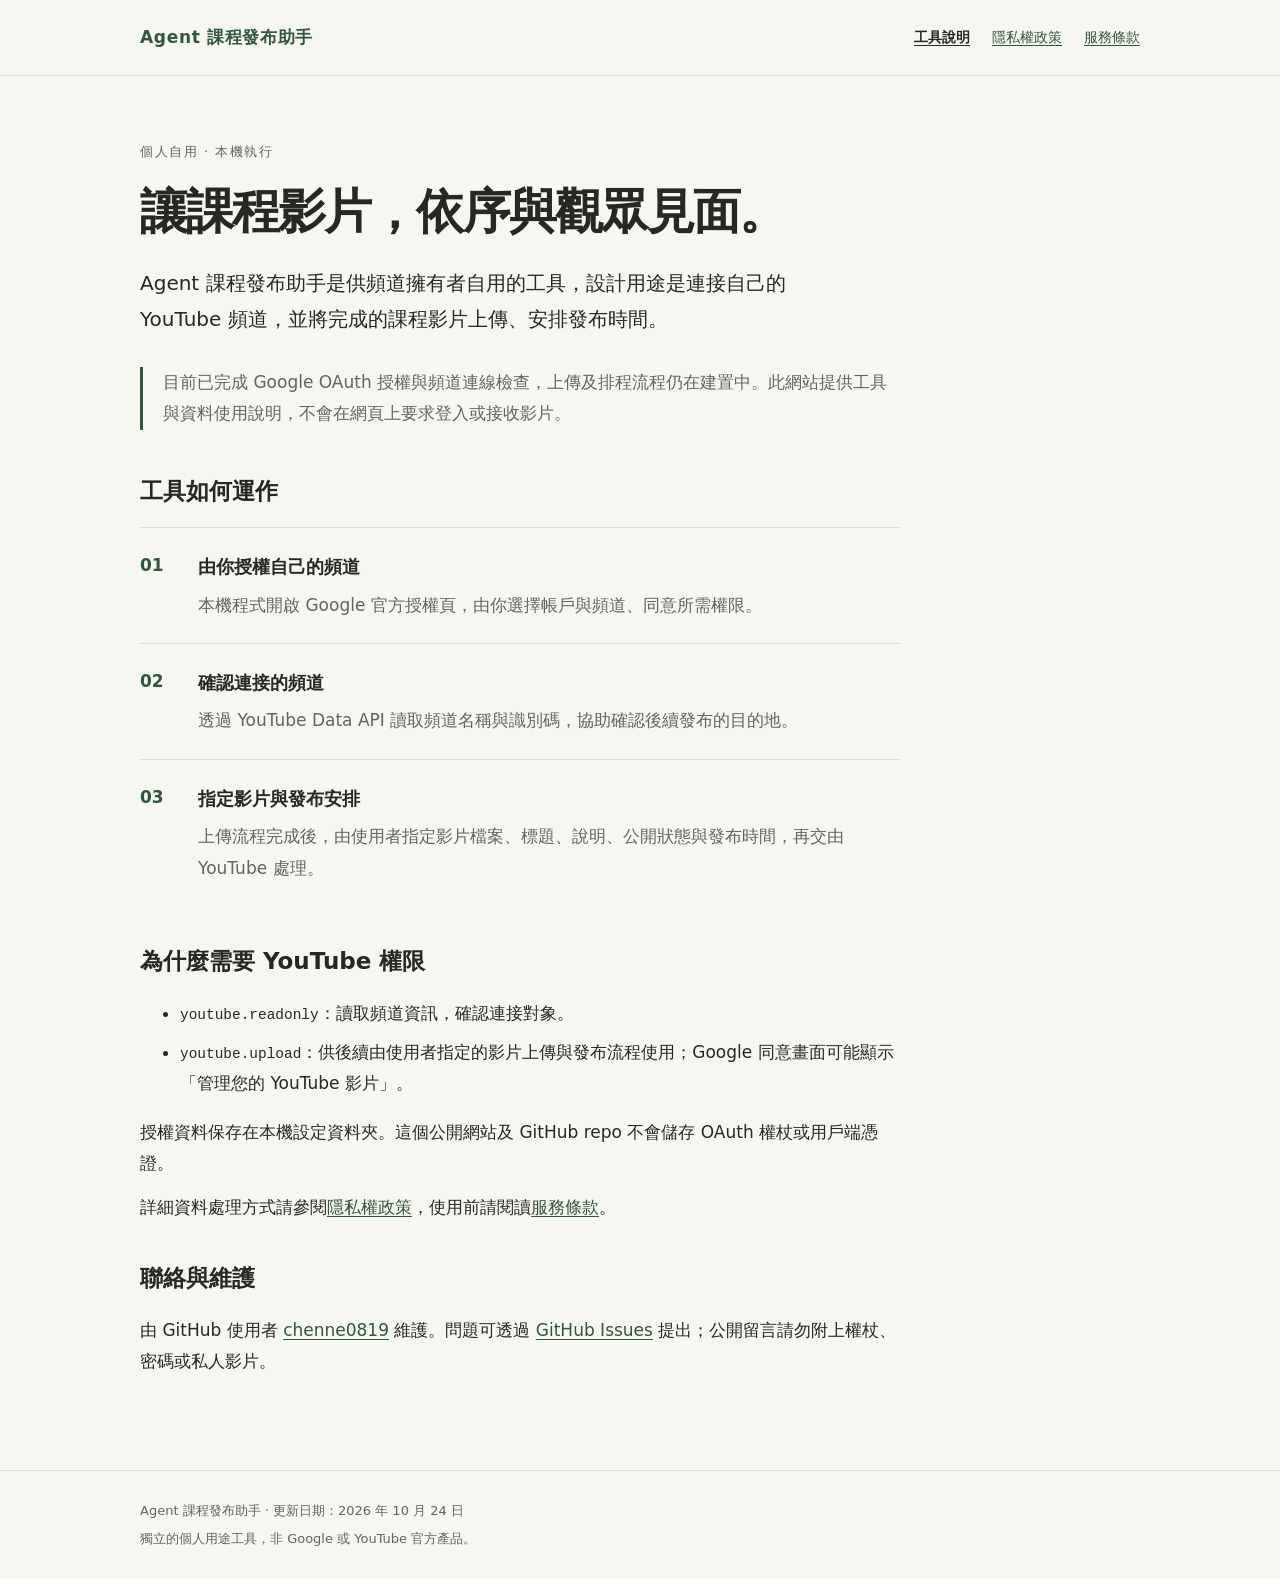
<file: docs/index.html>
<!doctype html>
<html lang="zh-Hant">
<head>
  <meta charset="utf-8">
  <meta name="viewport" content="width=device-width, initial-scale=1">
  <meta name="description" content="Agent 課程發布助手：個人自用的 YouTube 頻道連線與課程影片發布工具說明。">
  <title>Agent 課程發布助手</title>
  <link rel="stylesheet" href="style.css">
</head>
<body>
  <a class="skip" href="#main">跳至主要內容</a>
  <header><div class="shell"><a class="brand" href="index.html">Agent 課程發布助手</a><nav aria-label="主要導覽"><a href="index.html" aria-current="page">工具說明</a><a href="privacy.html">隱私權政策</a><a href="terms.html">服務條款</a></nav></div></header>
  <main id="main" class="shell">
    <p class="eyebrow">個人自用 · 本機執行</p>
    <h1>讓課程影片，依序與觀眾見面。</h1>
    <p class="intro">Agent 課程發布助手是供頻道擁有者自用的工具，設計用途是連接自己的 YouTube 頻道，並將完成的課程影片上傳、安排發布時間。</p>
    <p class="note">目前已完成 Google OAuth 授權與頻道連線檢查，上傳及排程流程仍在建置中。此網站提供工具與資料使用說明，不會在網頁上要求登入或接收影片。</p>
    <div class="content">
      <h2>工具如何運作</h2>
      <div class="step"><b>01</b><div><h3>由你授權自己的頻道</h3><p>本機程式開啟 Google 官方授權頁，由你選擇帳戶與頻道、同意所需權限。</p></div></div>
      <div class="step"><b>02</b><div><h3>確認連接的頻道</h3><p>透過 YouTube Data API 讀取頻道名稱與識別碼，協助確認後續發布的目的地。</p></div></div>
      <div class="step"><b>03</b><div><h3>指定影片與發布安排</h3><p>上傳流程完成後，由使用者指定影片檔案、標題、說明、公開狀態與發布時間，再交由 YouTube 處理。</p></div></div>
      <h2>為什麼需要 YouTube 權限</h2>
      <ul>
        <li><code>youtube.readonly</code>：讀取頻道資訊，確認連接對象。</li>
        <li><code>youtube.upload</code>：供後續由使用者指定的影片上傳與發布流程使用；Google 同意畫面可能顯示「管理您的 YouTube 影片」。</li>
      </ul>
      <p>授權資料保存在本機設定資料夾。這個公開網站及 GitHub repo 不會儲存 OAuth 權杖或用戶端憑證。</p>
      <p>詳細資料處理方式請參閱<a href="privacy.html">隱私權政策</a>，使用前請閱讀<a href="terms.html">服務條款</a>。</p>
      <h2>聯絡與維護</h2>
      <p>由 GitHub 使用者 <a href="https://github.com/chenne0819">chenne0819</a> 維護。問題可透過 <a href="https://github.com/chenne0819/Agent_for_begineers/issues">GitHub Issues</a> 提出；公開留言請勿附上權杖、密碼或私人影片。</p>
    </div>
  </main>
  <footer><div class="shell"><p>Agent 課程發布助手 · 更新日期：2026 年 10 月 24 日</p><p>獨立的個人用途工具，非 Google 或 YouTube 官方產品。</p></div></footer>
</body>
</html>
</file>
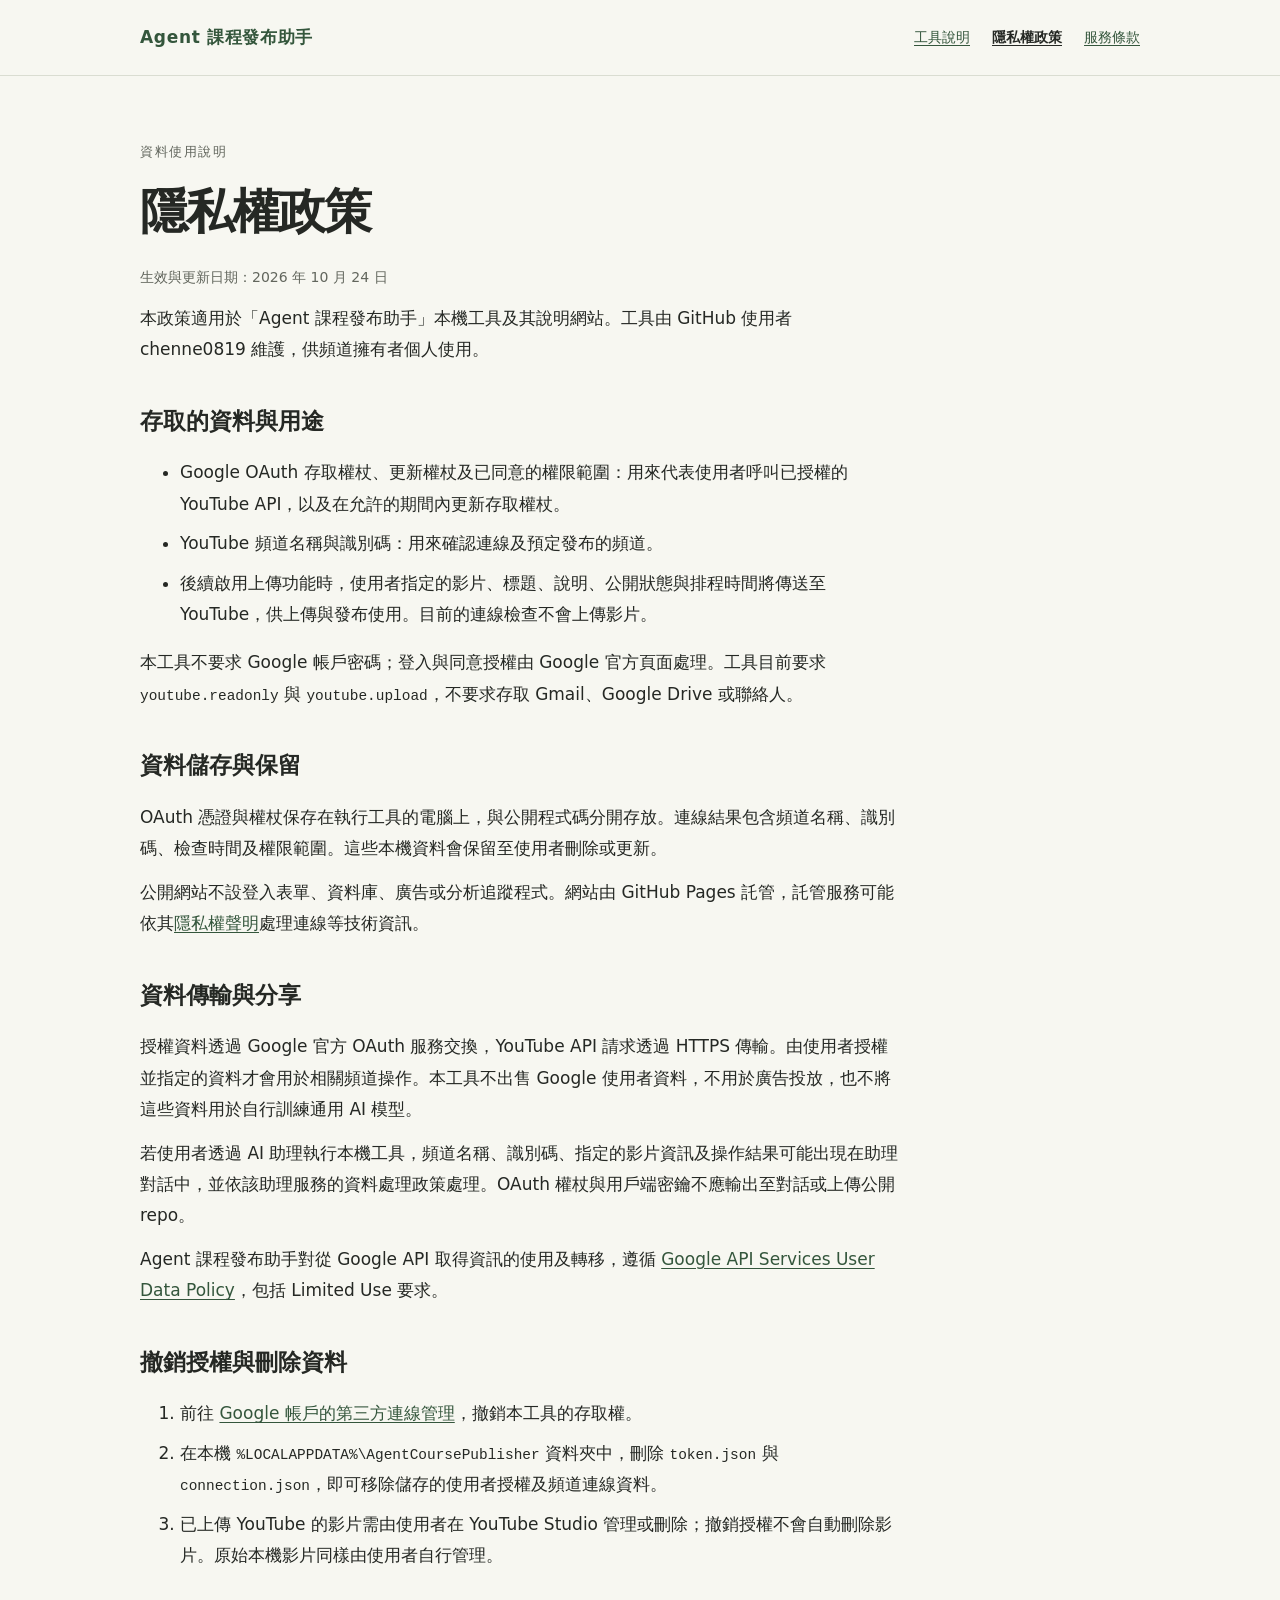
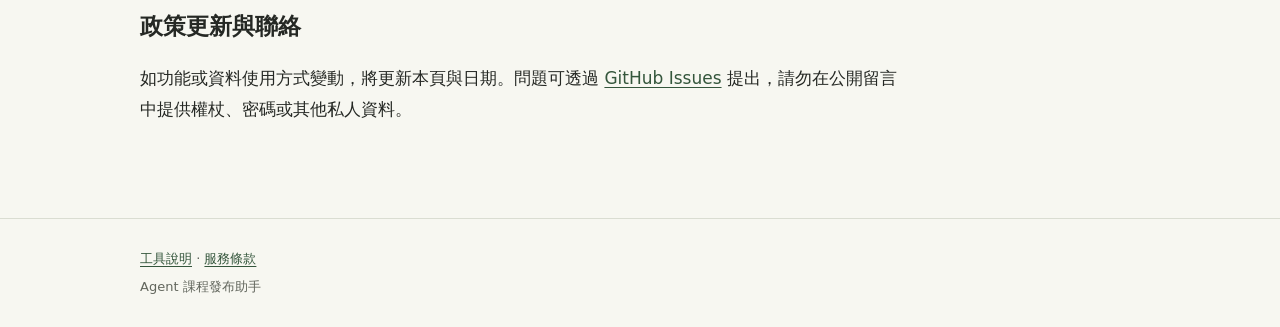
<file: docs/privacy.html>
<!doctype html>
<html lang="zh-Hant">
<head>
  <meta charset="utf-8">
  <meta name="viewport" content="width=device-width, initial-scale=1">
  <meta name="description" content="Agent 課程發布助手如何存取、使用、儲存與刪除 Google 和 YouTube 授權資料。">
  <title>隱私權政策 · Agent 課程發布助手</title>
  <link rel="stylesheet" href="style.css">
</head>
<body>
  <a class="skip" href="#main">跳至主要內容</a>
  <header><div class="shell"><a class="brand" href="index.html">Agent 課程發布助手</a><nav aria-label="主要導覽"><a href="index.html">工具說明</a><a href="privacy.html" aria-current="page">隱私權政策</a><a href="terms.html">服務條款</a></nav></div></header>
  <main id="main" class="shell"><div class="content">
    <p class="eyebrow">資料使用說明</p><h1>隱私權政策</h1>
    <p class="meta">生效與更新日期：2026 年 10 月 24 日</p>
    <p>本政策適用於「Agent 課程發布助手」本機工具及其說明網站。工具由 GitHub 使用者 chenne0819 維護，供頻道擁有者個人使用。</p>
    <h2>存取的資料與用途</h2>
    <ul>
      <li>Google OAuth 存取權杖、更新權杖及已同意的權限範圍：用來代表使用者呼叫已授權的 YouTube API，以及在允許的期間內更新存取權杖。</li>
      <li>YouTube 頻道名稱與識別碼：用來確認連線及預定發布的頻道。</li>
      <li>後續啟用上傳功能時，使用者指定的影片、標題、說明、公開狀態與排程時間將傳送至 YouTube，供上傳與發布使用。目前的連線檢查不會上傳影片。</li>
    </ul>
    <p>本工具不要求 Google 帳戶密碼；登入與同意授權由 Google 官方頁面處理。工具目前要求 <code>youtube.readonly</code> 與 <code>youtube.upload</code>，不要求存取 Gmail、Google Drive 或聯絡人。</p>
    <h2>資料儲存與保留</h2>
    <p>OAuth 憑證與權杖保存在執行工具的電腦上，與公開程式碼分開存放。連線結果包含頻道名稱、識別碼、檢查時間及權限範圍。這些本機資料會保留至使用者刪除或更新。</p>
    <p>公開網站不設登入表單、資料庫、廣告或分析追蹤程式。網站由 GitHub Pages 託管，託管服務可能依其<a href="https://docs.github.com/en/site-policy/privacy-policies/github-general-privacy-statement">隱私權聲明</a>處理連線等技術資訊。</p>
    <h2>資料傳輸與分享</h2>
    <p>授權資料透過 Google 官方 OAuth 服務交換，YouTube API 請求透過 HTTPS 傳輸。由使用者授權並指定的資料才會用於相關頻道操作。本工具不出售 Google 使用者資料，不用於廣告投放，也不將這些資料用於自行訓練通用 AI 模型。</p>
    <p>若使用者透過 AI 助理執行本機工具，頻道名稱、識別碼、指定的影片資訊及操作結果可能出現在助理對話中，並依該助理服務的資料處理政策處理。OAuth 權杖與用戶端密鑰不應輸出至對話或上傳公開 repo。</p>
    <p>Agent 課程發布助手對從 Google API 取得資訊的使用及轉移，遵循 <a href="https://developers.google.com/terms/api-services-user-data-policy">Google API Services User Data Policy</a>，包括 Limited Use 要求。</p>
    <h2>撤銷授權與刪除資料</h2>
    <ol>
      <li>前往 <a href="https://myaccount.google.com/connections">Google 帳戶的第三方連線管理</a>，撤銷本工具的存取權。</li>
      <li>在本機 <code>%LOCALAPPDATA%\AgentCoursePublisher</code> 資料夾中，刪除 <code>token.json</code> 與 <code>connection.json</code>，即可移除儲存的使用者授權及頻道連線資料。</li>
      <li>已上傳 YouTube 的影片需由使用者在 YouTube Studio 管理或刪除；撤銷授權不會自動刪除影片。原始本機影片同樣由使用者自行管理。</li>
    </ol>
    <h2>政策更新與聯絡</h2>
    <p>如功能或資料使用方式變動，將更新本頁與日期。問題可透過 <a href="https://github.com/chenne0819/Agent_for_begineers/issues">GitHub Issues</a> 提出，請勿在公開留言中提供權杖、密碼或其他私人資料。</p>
  </div></main>
  <footer><div class="shell"><p><a href="index.html">工具說明</a> · <a href="terms.html">服務條款</a></p><p>Agent 課程發布助手</p></div></footer>
</body>
</html>
</file>
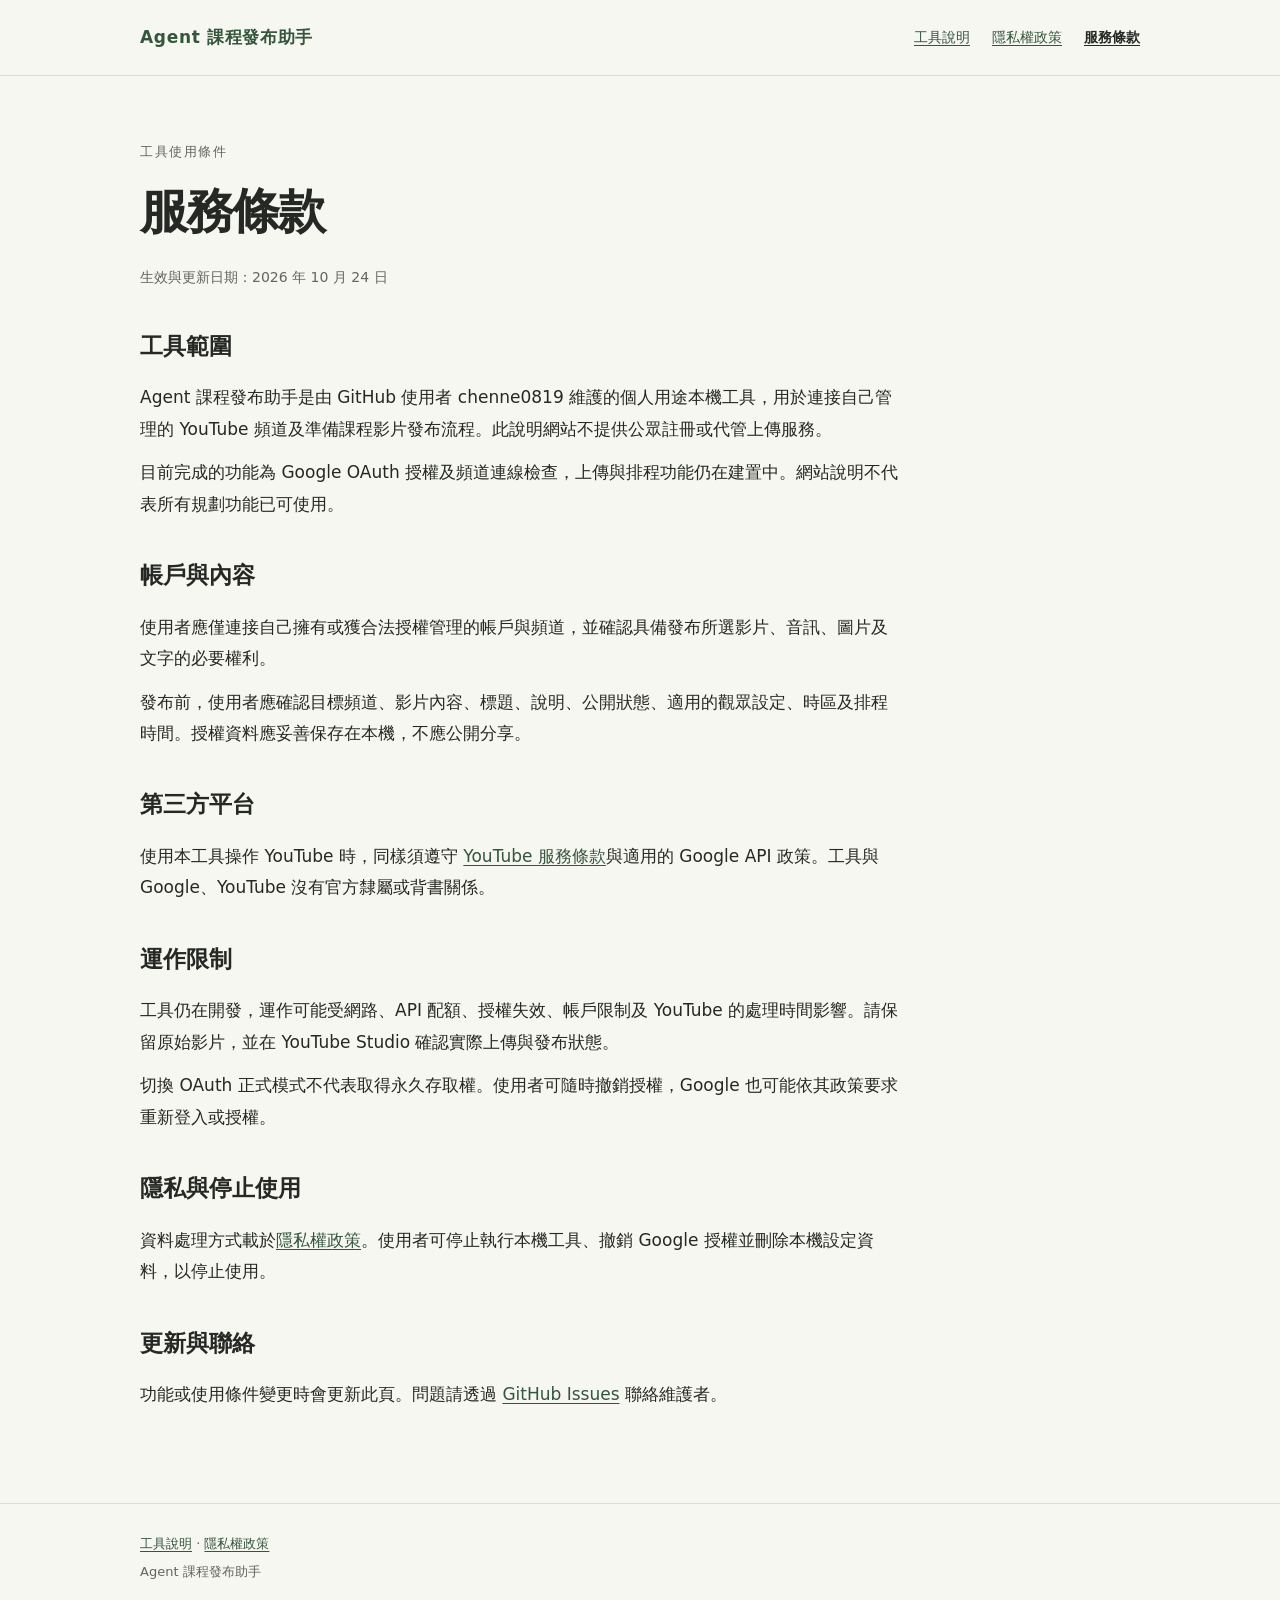
<file: docs/terms.html>
<!doctype html>
<html lang="zh-Hant">
<head>
  <meta charset="utf-8">
  <meta name="viewport" content="width=device-width, initial-scale=1">
  <meta name="description" content="Agent 課程發布助手的個人使用範圍、頻道授權及發布條件。">
  <title>服務條款 · Agent 課程發布助手</title>
  <link rel="stylesheet" href="style.css">
</head>
<body>
  <a class="skip" href="#main">跳至主要內容</a>
  <header><div class="shell"><a class="brand" href="index.html">Agent 課程發布助手</a><nav aria-label="主要導覽"><a href="index.html">工具說明</a><a href="privacy.html">隱私權政策</a><a href="terms.html" aria-current="page">服務條款</a></nav></div></header>
  <main id="main" class="shell"><div class="content">
    <p class="eyebrow">工具使用條件</p><h1>服務條款</h1>
    <p class="meta">生效與更新日期：2026 年 10 月 24 日</p>
    <h2>工具範圍</h2>
    <p>Agent 課程發布助手是由 GitHub 使用者 chenne0819 維護的個人用途本機工具，用於連接自己管理的 YouTube 頻道及準備課程影片發布流程。此說明網站不提供公眾註冊或代管上傳服務。</p>
    <p>目前完成的功能為 Google OAuth 授權及頻道連線檢查，上傳與排程功能仍在建置中。網站說明不代表所有規劃功能已可使用。</p>
    <h2>帳戶與內容</h2>
    <p>使用者應僅連接自己擁有或獲合法授權管理的帳戶與頻道，並確認具備發布所選影片、音訊、圖片及文字的必要權利。</p>
    <p>發布前，使用者應確認目標頻道、影片內容、標題、說明、公開狀態、適用的觀眾設定、時區及排程時間。授權資料應妥善保存在本機，不應公開分享。</p>
    <h2>第三方平台</h2>
    <p>使用本工具操作 YouTube 時，同樣須遵守 <a href="https://www.youtube.com/t/terms">YouTube 服務條款</a>與適用的 Google API 政策。工具與 Google、YouTube 沒有官方隸屬或背書關係。</p>
    <h2>運作限制</h2>
    <p>工具仍在開發，運作可能受網路、API 配額、授權失效、帳戶限制及 YouTube 的處理時間影響。請保留原始影片，並在 YouTube Studio 確認實際上傳與發布狀態。</p>
    <p>切換 OAuth 正式模式不代表取得永久存取權。使用者可隨時撤銷授權，Google 也可能依其政策要求重新登入或授權。</p>
    <h2>隱私與停止使用</h2>
    <p>資料處理方式載於<a href="privacy.html">隱私權政策</a>。使用者可停止執行本機工具、撤銷 Google 授權並刪除本機設定資料，以停止使用。</p>
    <h2>更新與聯絡</h2>
    <p>功能或使用條件變更時會更新此頁。問題請透過 <a href="https://github.com/chenne0819/Agent_for_begineers/issues">GitHub Issues</a> 聯絡維護者。</p>
  </div></main>
  <footer><div class="shell"><p><a href="index.html">工具說明</a> · <a href="privacy.html">隱私權政策</a></p><p>Agent 課程發布助手</p></div></footer>
</body>
</html>
</file>
<file: docs/style.css>
:root { color-scheme: light; --ink: #252824; --muted: #62665d; --line: #daddd2; --accent: #34563c; }
* { box-sizing: border-box; }
body { margin: 0; background: #f7f7f1; color: var(--ink); font: 17px/1.85 system-ui, -apple-system, "Noto Sans TC", sans-serif; }
a { color: var(--accent); text-underline-offset: .2em; }
a:hover { text-decoration-thickness: 2px; }
a:focus-visible { outline: 3px solid #9a6a20; outline-offset: 5px; }
.skip { position: absolute; left: 16px; top: -80px; background: white; padding: 8px; }
.skip:focus { top: 8px; }
.shell { width: min(100% - 48px, 1000px); margin-inline: auto; }
header { border-bottom: 1px solid var(--line); }
header .shell { display: flex; align-items: center; justify-content: space-between; flex-wrap: wrap; gap: 14px; padding-block: 22px; }
.brand { font-weight: 750; text-decoration: none; letter-spacing: .04em; }
nav { display: flex; flex-wrap: wrap; gap: 22px; font-size: 14px; }
nav a[aria-current="page"] { color: var(--ink); font-weight: 700; }
main { padding-block: 64px 80px; }
.eyebrow { font-size: 13px; color: var(--muted); letter-spacing: .12em; margin: 0 0 16px; }
h1 { font-size: clamp(30px, 5vw, 48px); letter-spacing: -.04em; line-height: 1.3; margin: 0 0 22px; }
.intro { max-width: 720px; font-size: 20px; line-height: 1.8; }
.note { border-left: 3px solid var(--accent); padding-left: 20px; color: var(--muted); max-width: 750px; margin: 30px 0 44px; }
.content { max-width: 760px; }
h2 { font-size: 23px; margin-top: 38px; line-height: 1.5; }
h3 { font-size: 18px; margin-top: 26px; }
p { margin-block: 12px; }
li + li { margin-top: 8px; }
code { font-size: .85em; overflow-wrap: anywhere; }
.meta { color: var(--muted); font-size: 14px; }
.step { display: grid; grid-template-columns: 44px 1fr; border-top: 1px solid var(--line); padding: 22px 0; gap: 14px; }
.step b { color: var(--accent); font-variant-numeric: tabular-nums; }
.step h3 { margin: 0 0 6px; }
.step p { margin: 0; color: var(--muted); }
footer { border-top: 1px solid var(--line); color: var(--muted); font-size: 13px; padding-block: 24px; }
footer p { margin: 4px 0; }
@media (max-width: 560px) { .shell { width: calc(100% - 36px); } main { padding-top: 38px; } nav { gap: 16px; } .intro { font-size: 18px; } }
</file>
